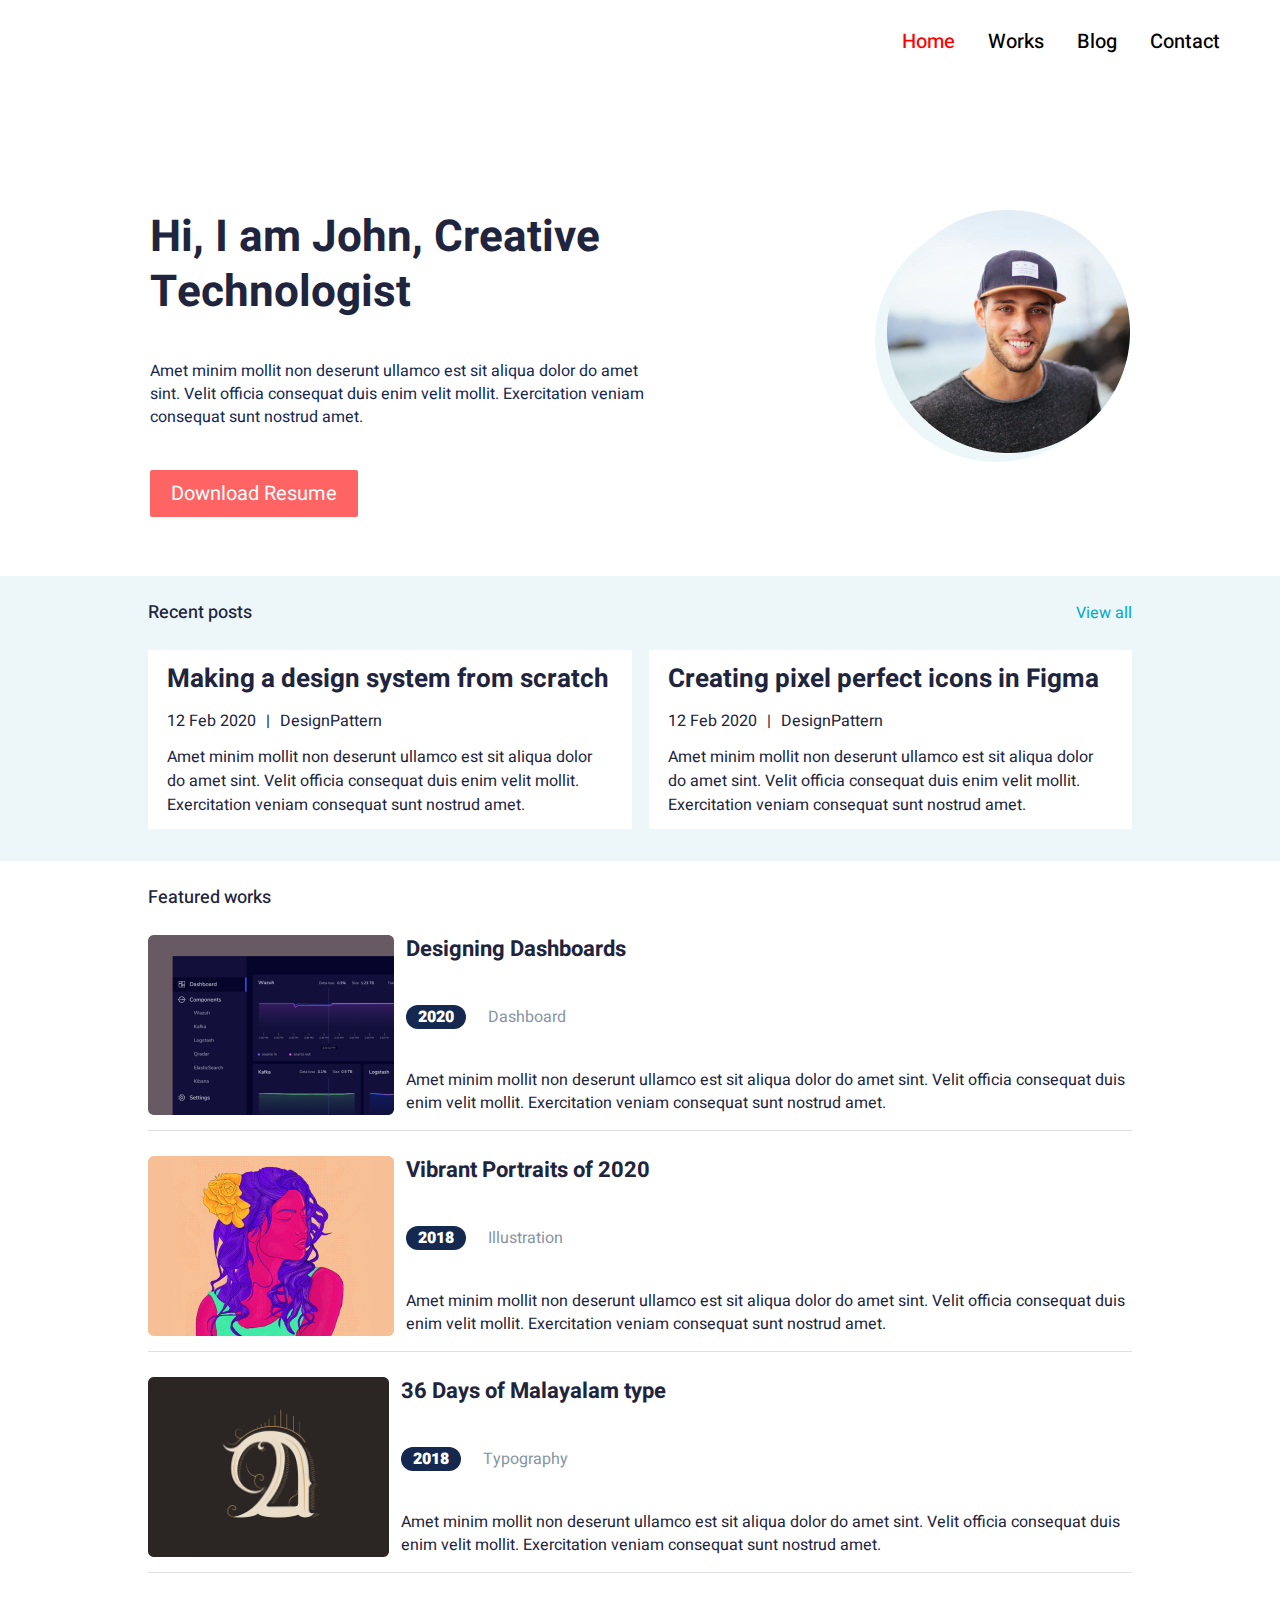
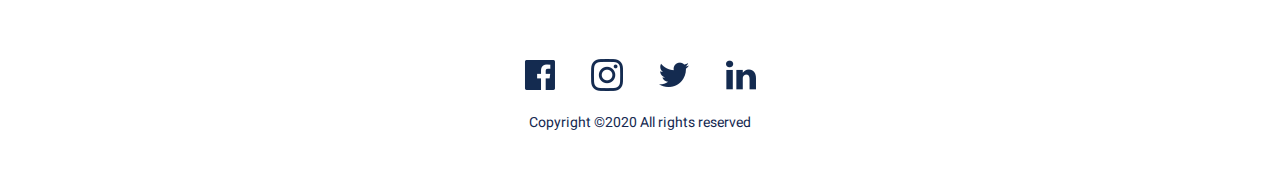
<file: index.html>
<!DOCTYPE html>
<html lang="en">

<head>
    <meta charset="UTF-8">
    <meta http-equiv="X-UA-Compatible" content="IE=edge">
    <meta name="viewport" content="width=device-width, initial-scale=1.0">
    <!-- CSS -->
    <link rel="stylesheet" type=text/css href="css/style.css">
    <!-- FONTS -->
    <link rel="preconnect" href="https://fonts.googleapis.com">
    <link rel="preconnect" href="https://fonts.gstatic.com" crossorigin>
    <link
        href="https://fonts.googleapis.com/css2?family=Heebo:wght@100;200;300;400;500;600;700;800;900&family=Roboto:wght@100;900&display=swap"
        rel="stylesheet">
    <title>Portfolio UI - Web & Mobile</title>
</head>

<body>
    <header>
        <nav class="navbar">
            <div class="navbar__links-container">
                <a class="navbar__link--active" href="/index.html">Home</a>
                <a href="#">Works</a>
                <a href="/blog.html">Blog</a>
                <a href="#">Contact</a>
            </div>
            <img src="media/header-hamburguer-icon.png" alt="">
        </nav>
    </header>
    <main class="home-container">
        <section class="home-section-one">
            <img class="home-section-one__image" src="media/john.png" alt="Picture of John">
            <div class="home-section-one__text">
                <h1>Hi, I am John, Creative Technologist</h1>
                <p>Amet minim mollit non deserunt ullamco est sit aliqua dolor do amet sint. Velit officia consequat
                    duis enim velit mollit. Exercitation veniam consequat sunt nostrud amet.</p>
                <button>Download Resume</button>
            </div>
        </section>
        <section class="home-section-two">
            <div class="home-section-two__heading">
                <h2>Recent posts</h2>
                <a class="home-section-two__view-all" href="#">View all</a>
            </div>
            <div class="home-section-two__articles">
                <article>
                    <h3>Making a design system from scratch</h3>
                    <div class="home-section-two__articles__details">
                        <div>12 Feb 2020</div>
                        <span>|</span>
                        <ul class="home-section-two__articles__categories">
                            <li>Design</li>
                            <li>Pattern</li>
                        </ul>
                    </div>
                    <p>Amet minim mollit non deserunt ullamco est sit aliqua dolor do amet sint. Velit officia consequat
                        duis enim velit mollit. Exercitation veniam consequat sunt nostrud amet.</p>
                </article>
                <article>
                    <h3>Creating pixel perfect icons in Figma</h3>
                    <div class="home-section-two__articles__details">
                        <div>12 Feb 2020</div>
                        <span>|</span>
                        <ul class="home-section-two__articles__categories">
                            <li>Design</li>
                            <li>Pattern</li>
                        </ul>
                    </div>
                    <p>Amet minim mollit non deserunt ullamco est sit aliqua dolor do amet sint. Velit officia consequat
                        duis enim velit mollit. Exercitation veniam consequat sunt nostrud amet.</p>
                </article>
            </div>
        </section>
        <section class="home-section-three">
            <h2>Featured works</h2>
            <article>
                <img src="media/article-designing-dashboards.png" alt="Designing Dashboards">
                <div>
                    <h3>Designing Dashboards</h3>
                    <ul>
                        <li class="badge-dark">2020</li>
                        <li class="text-gray">Dashboard</li>
                    </ul>
                    <p>Amet minim mollit non deserunt ullamco est sit aliqua dolor do amet sint. Velit officia consequat
                        duis enim velit mollit. Exercitation veniam consequat sunt nostrud amet.</p>
                </div>
            </article>
            <article>
                <img src="media/article-vibrant-portraits.png" alt="Designing Dashboards">
                <div>
                    <h3>Vibrant Portraits of 2020</h3>
                    <ul>
                        <li class="badge-dark">2018</li>
                        <li class="text-gray">Illustration</li>
                    </ul>
                    <p>Amet minim mollit non deserunt ullamco est sit aliqua dolor do amet sint. Velit officia consequat
                        duis enim velit mollit. Exercitation veniam consequat sunt nostrud amet.</p>
                </div>
            </article>
            <article>
                <img src="media/article-days-malayalam-type.png" alt="Designing Dashboards">
                <div>
                    <h3>36 Days of Malayalam type</h3>
                    <ul>
                        <li class="badge-dark">2018</li>
                        <li class="text-gray">Typography</li>
                    </ul>
                    <p>Amet minim mollit non deserunt ullamco est sit aliqua dolor do amet sint. Velit officia consequat
                        duis enim velit mollit. Exercitation veniam consequat sunt nostrud amet.</p>
                </div>
            </article>
        </section>
    </main>
    <footer>
        <div class="social-icons">
            <a><img class="" src="media/footer-icon-facebook.png" alt="Facebook Icon"></a>
            <a><img class="" src="media/footer-icon-instagram.png" alt="Instagram Icom"></a>
            <a><img class="" src="media/footer-icon-twitter.png" alt="Twitter Icon"></a>
            <a><img class="" src="media/footer-icon-linkedin.png" alt="LinkedIn Icon"></a>
        </div>
        <p>Copyright ©2020 All rights reserved </p>
    </footer>
</body>

</html>
</file>
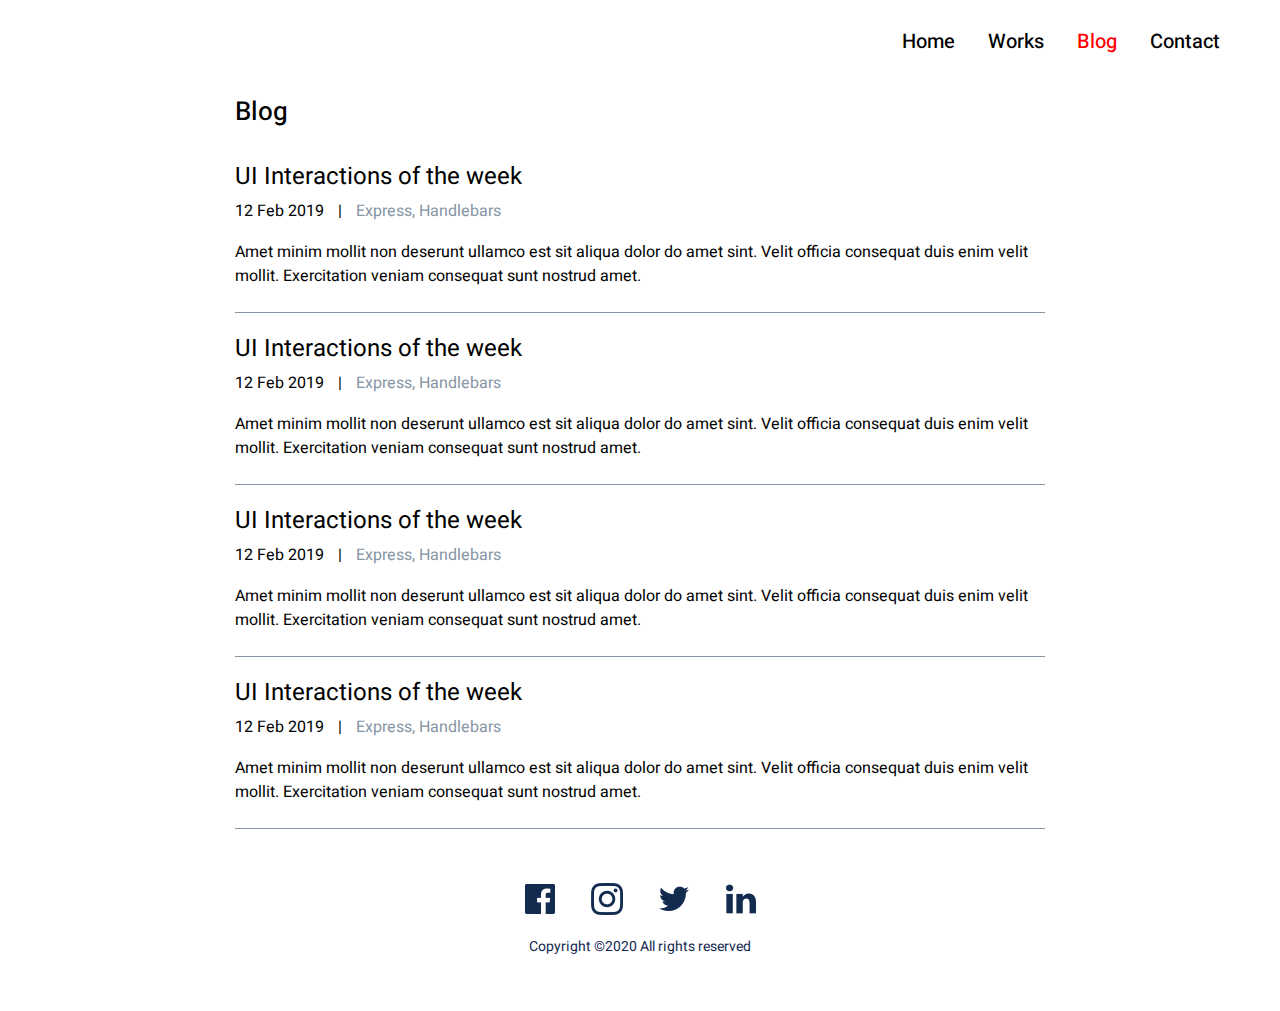
<file: blog.html>
<!DOCTYPE html>
<html lang="en">

<head>
    <meta charset="UTF-8">
    <meta http-equiv="X-UA-Compatible" content="IE=edge">
    <meta name="viewport" content="width=device-width, initial-scale=1.0">
    <!-- CSS -->
    <link rel="stylesheet" type=text/css href="css/style.css">
    <!-- FONTS -->
    <link rel="preconnect" href="https://fonts.googleapis.com">
    <link rel="preconnect" href="https://fonts.gstatic.com" crossorigin>
    <link
        href="https://fonts.googleapis.com/css2?family=Heebo:wght@100;200;300;400;500;600;700;800;900&family=Roboto:wght@100;900&display=swap"
        rel="stylesheet">
    <title>Blog</title>
</head>

<body>
    <header>
        <nav class="navbar">
            <div class="navbar__links-container">
                <a href="/index.html">Home</a>
                <a href="#">Works</a>
                <a class="navbar__link--active" href="/blog.html">Blog</a>
                <a href="#">Contact</a>
            </div>
            <img src="media/header-hamburguer-icon.png" alt="">
        </nav>
    </header>
    <main class="blog-container">
        <h1>Blog</h1>
        <section>
            <article>
                <h2>UI Interactions of the week</h2>
                <div class="article__info">
                    <div>12 Feb 2019</div>
                    <span>|</span>
                    <ul class="article__info__categories">
                        <li>Express</li>
                        <li>Handlebars</li>
                    </ul>
                </div>
                <p>Amet minim mollit non deserunt ullamco est sit aliqua dolor do amet sint. Velit officia consequat
                    duis enim velit mollit. Exercitation veniam consequat sunt nostrud amet.</p>
            </article>
            <article>
                <h2>UI Interactions of the week</h2>
                <div class="article__info">
                    <div>12 Feb 2019</div>
                    <span>|</span>
                    <ul class="article__info__categories">
                        <li>Express</li>
                        <li>Handlebars</li>
                    </ul>
                </div>
                <p>Amet minim mollit non deserunt ullamco est sit aliqua dolor do amet sint. Velit officia consequat
                    duis enim velit mollit. Exercitation veniam consequat sunt nostrud amet.</p>
            </article>
            <article>
                <h2>UI Interactions of the week</h2>
                <div class="article__info">
                    <div>12 Feb 2019</div>
                    <span>|</span>
                    <ul class="article__info__categories">
                        <li>Express</li>
                        <li>Handlebars</li>
                    </ul>
                </div>
                <p>Amet minim mollit non deserunt ullamco est sit aliqua dolor do amet sint. Velit officia consequat
                    duis enim velit mollit. Exercitation veniam consequat sunt nostrud amet.</p>
            </article>
            <article>
                <h2>UI Interactions of the week</h2>
                <div class="article__info">
                    <div>12 Feb 2019</div>
                    <span>|</span>
                    <ul class="article__info__categories">
                        <li>Express</li>
                        <li>Handlebars</li>
                    </ul>
                </div>
                <p>Amet minim mollit non deserunt ullamco est sit aliqua dolor do amet sint. Velit officia consequat
                    duis enim velit mollit. Exercitation veniam consequat sunt nostrud amet.</p>
            </article>
        </section>
    </main>
    <footer>
        <div class="social-icons">
            <a><img class="" src="media/footer-icon-facebook.png" alt="Facebook Icon"></a>
            <a><img class="" src="media/footer-icon-instagram.png" alt="Instagram Icom"></a>
            <a><img class="" src="media/footer-icon-twitter.png" alt="Twitter Icon"></a>
            <a><img class="" src="media/footer-icon-linkedin.png" alt="LinkedIn Icon"></a>
        </div>
        <p>Copyright ©2020 All rights reserved </p>
    </footer>
</body>

</html>
</file>
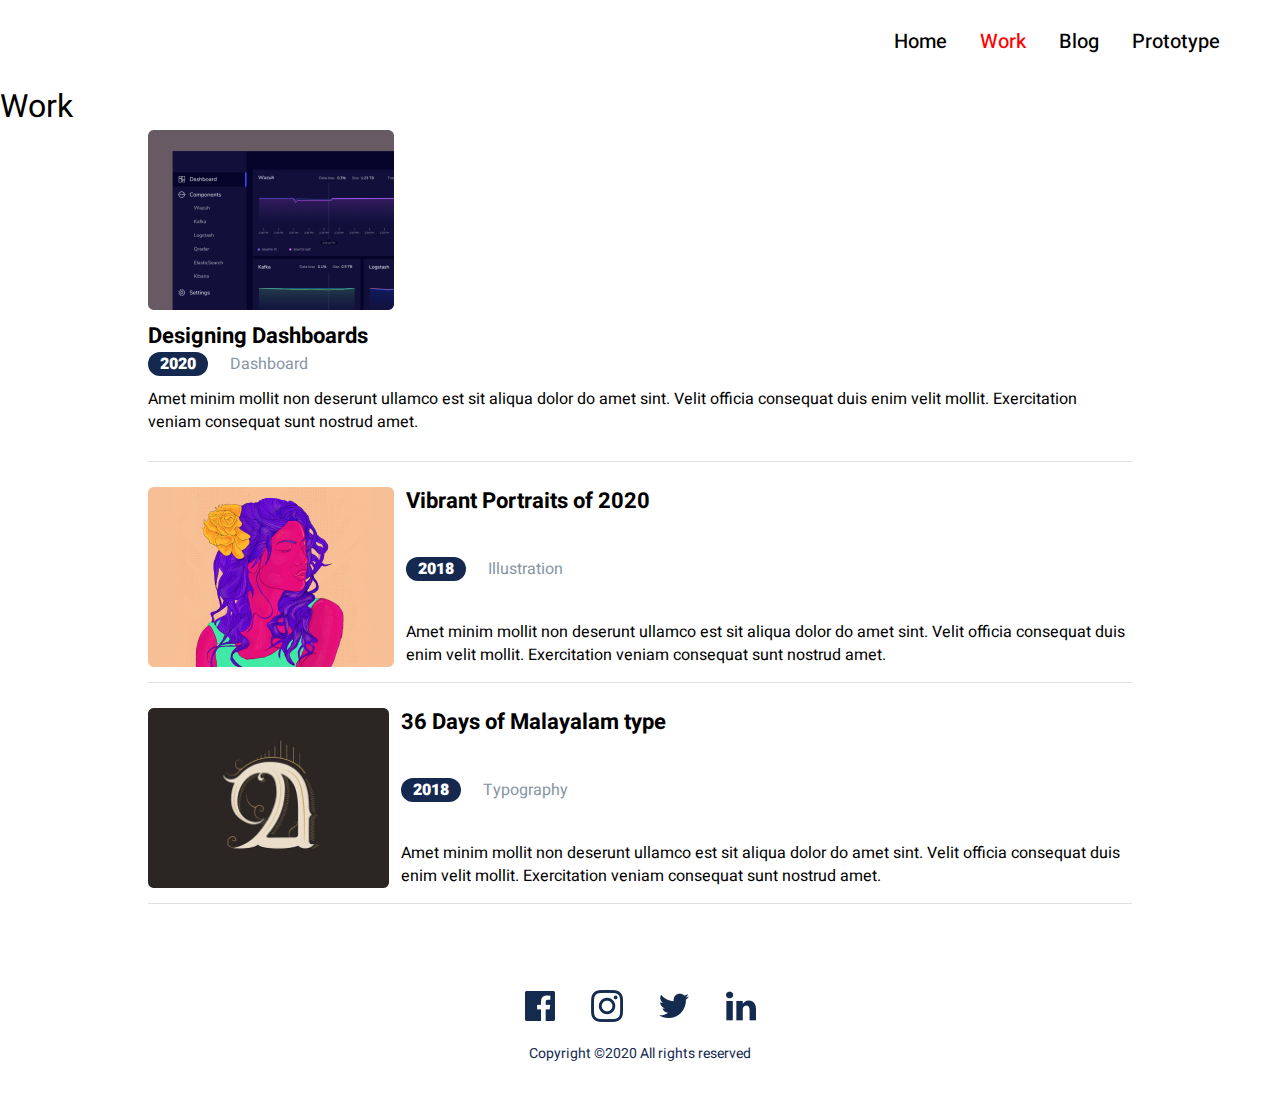
<file: work.html>
<!DOCTYPE html>
<html lang="en">

<head>
    <meta charset="UTF-8">
    <meta http-equiv="X-UA-Compatible" content="IE=edge">
    <meta name="viewport" content="width=device-width, initial-scale=1.0">
    <!-- CSS -->
    <link rel="stylesheet" type=text/css href="css/style.css">
    <!-- FONTS -->
    <link rel="preconnect" href="https://fonts.googleapis.com">
    <link rel="preconnect" href="https://fonts.gstatic.com" crossorigin>
    <link
        href="https://fonts.googleapis.com/css2?family=Heebo:wght@100;200;300;400;500;600;700;800;900&family=Roboto:wght@100;900&display=swap"
        rel="stylesheet">
    <title>Portfolio UI - Web & Mobile</title>
</head>

<body>
    <header>
        <nav class="navbar">
            <div class="navbar__links-container">
                <a href="/index.html">Home</a>
                <a class="navbar__link--active" href="/work.html">Work</a>
                <a href="/blog.html">Blog</a>
                <a href="https://www.figma.com/file/gKZoWoleFgP35xvYu83Y2l/Portfolio-UI---Web-%26-Mobile?node-id=0%3A1" target="_blank">Prototype</a>
            </div>
            <img src="media/header-hamburguer-icon.png" alt="">
        </nav>
    </header>
    <main class="work-container">
        <h1>Work</h1>
        <section class="home-section-three">
            <article>
                <img class="remove-top-margin" src="media/article-designing-dashboards.png" alt="Designing Dashboards">
                <div>
                    <h3>Designing Dashboards</h3>
                    <ul>
                        <li class="badge-dark">2020</li>
                        <li class="text-gray">Dashboard</li>
                    </ul>
                    <p>Amet minim mollit non deserunt ullamco est sit aliqua dolor do amet sint. Velit officia consequat
                        duis enim velit mollit. Exercitation veniam consequat sunt nostrud amet.</p>
                </div>
            </article>
            <article>
                <img src="media/article-vibrant-portraits.png" alt="Designing Dashboards">
                <div>
                    <h3>Vibrant Portraits of 2020</h3>
                    <ul>
                        <li class="badge-dark">2018</li>
                        <li class="text-gray">Illustration</li>
                    </ul>
                    <p>Amet minim mollit non deserunt ullamco est sit aliqua dolor do amet sint. Velit officia consequat
                        duis enim velit mollit. Exercitation veniam consequat sunt nostrud amet.</p>
                </div>
            </article>
            <article>
                <img src="media/article-days-malayalam-type.png" alt="Designing Dashboards">
                <div>
                    <h3>36 Days of Malayalam type</h3>
                    <ul>
                        <li class="badge-dark">2018</li>
                        <li class="text-gray">Typography</li>
                    </ul>
                    <p>Amet minim mollit non deserunt ullamco est sit aliqua dolor do amet sint. Velit officia consequat
                        duis enim velit mollit. Exercitation veniam consequat sunt nostrud amet.</p>
                </div>
            </article>
        </section>
    </main>
    <footer>
        <div class="social-icons">
            <a><img class="" src="media/footer-icon-facebook.png" alt="Facebook Icon"></a>
            <a><img class="" src="media/footer-icon-instagram.png" alt="Instagram Icom"></a>
            <a><img class="" src="media/footer-icon-twitter.png" alt="Twitter Icon"></a>
            <a><img class="" src="media/footer-icon-linkedin.png" alt="LinkedIn Icon"></a>
        </div>
        <p>Copyright ©2020 All rights reserved </p>
    </footer>
    <script>
        var styleElement = document.createElement('style');
        styleElement.id = 'remove-scroll-style';
        styleElement.textContent =
            'html::-webkit-scrollbar{display:none !important}' +
            'body::-webkit-scrollbar{display:none !important}';
        document.getElementsByTagName('body')[0].appendChild(styleElement);
    </script>
</body>

</html>
</file>
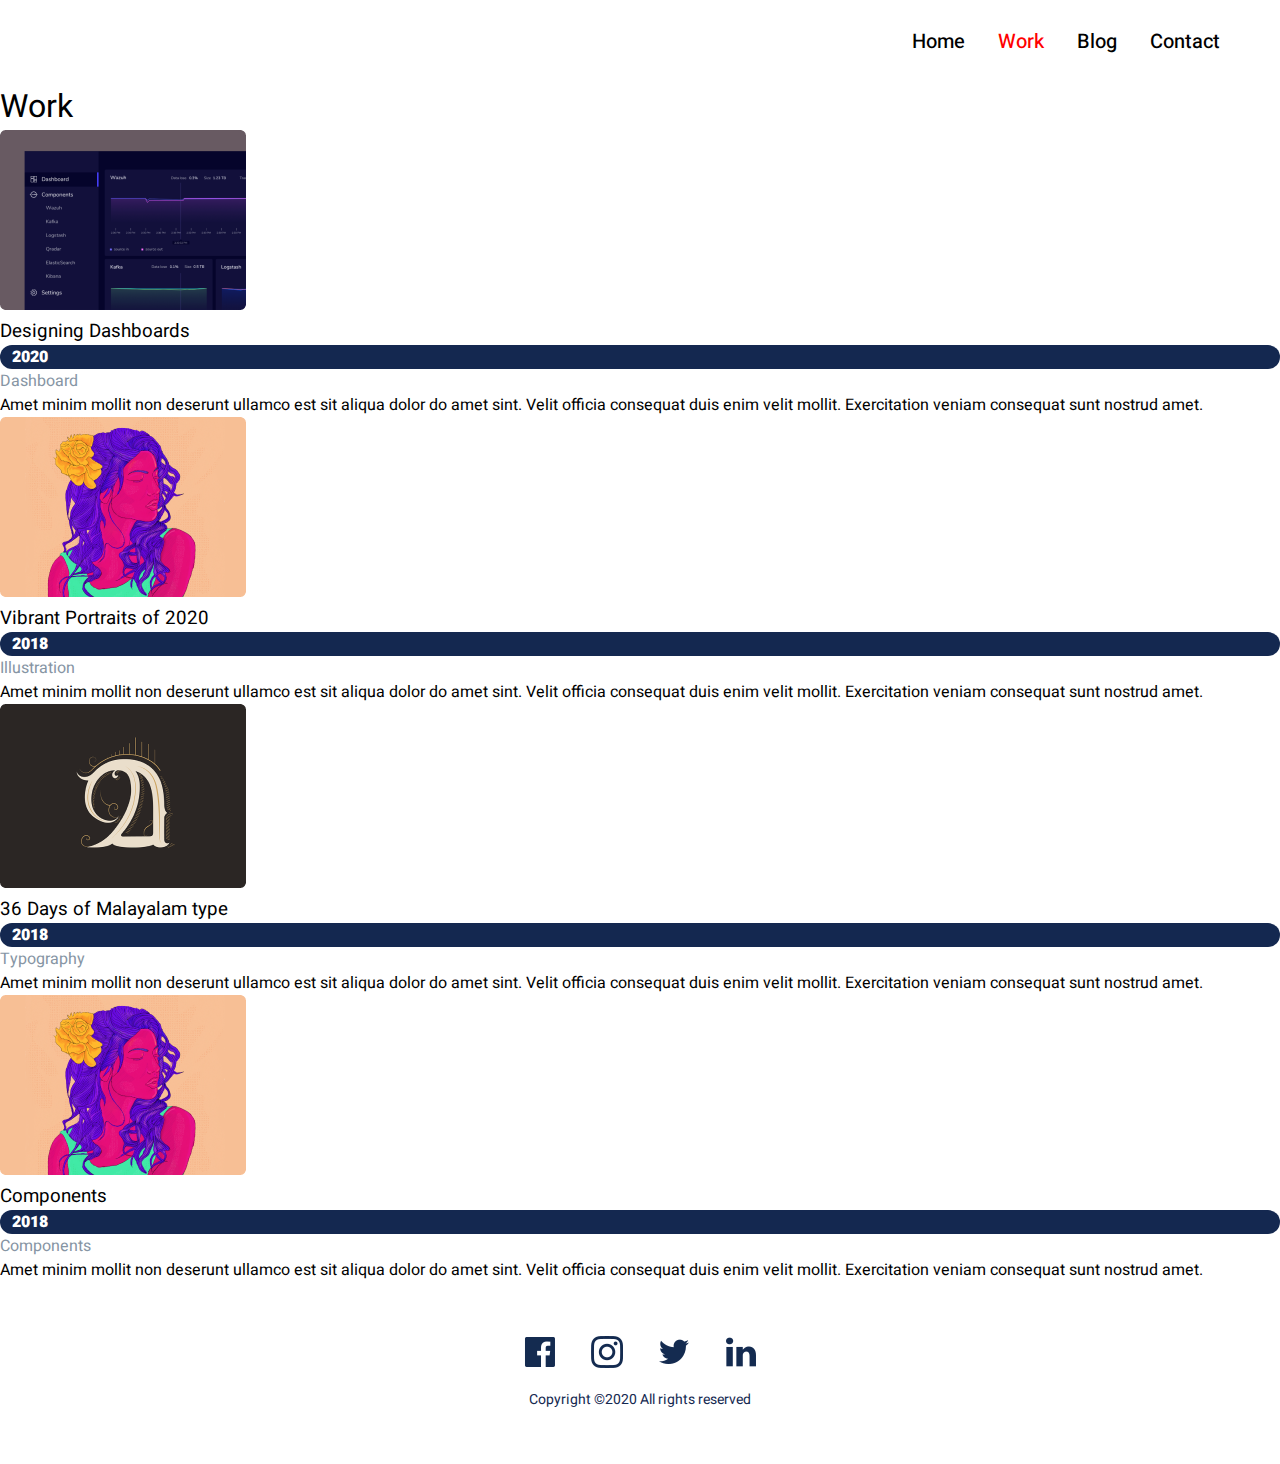
<file: works.html>
<!DOCTYPE html>
<html lang="en">

<head>
    <meta charset="UTF-8">
    <meta http-equiv="X-UA-Compatible" content="IE=edge">
    <meta name="viewport" content="width=device-width, initial-scale=1.0">
    <!-- CSS -->
    <link rel="stylesheet" type=text/css href="css/style.css">
    <!-- FONTS -->
    <link rel="preconnect" href="https://fonts.googleapis.com">
    <link rel="preconnect" href="https://fonts.gstatic.com" crossorigin>
    <link
        href="https://fonts.googleapis.com/css2?family=Heebo:wght@100;200;300;400;500;600;700;800;900&family=Roboto:wght@100;900&display=swap"
        rel="stylesheet">
    <title>Portfolio UI - Web & Mobile</title>
</head>

<body>
    <header>
        <nav class="navbar">
            <div class="navbar__links-container">
                <a href="/index.html">Home</a>
                <a class="navbar__link--active" href="/work.html">Work</a>
                <a href="/blog.html">Blog</a>
                <a href="#">Contact</a>
            </div>
            <img src="media/header-hamburguer-icon.png" alt="">
        </nav>
    </header>
    <main class="work-container">
        <h1>Work</h1>
        <section>
            <article class="work-container__article">
                <img src="media/article-designing-dashboards.png" alt="Designing Dashboards">
                <div>
                    <h3>Designing Dashboards</h3>
                    <ul>
                        <li class="badge-dark">2020</li>
                        <li class="text-gray">Dashboard</li>
                    </ul>
                    <p>Amet minim mollit non deserunt ullamco est sit aliqua dolor do amet sint. Velit officia consequat
                        duis enim velit mollit. Exercitation veniam consequat sunt nostrud amet.</p>
                </div>
            </article>
            <article class="work-container__article">
                <img src="media/article-vibrant-portraits.png" alt="Designing Dashboards">
                <div>
                    <h3>Vibrant Portraits of 2020</h3>
                    <ul>
                        <li class="badge-dark">2018</li>
                        <li class="text-gray">Illustration</li>
                    </ul>
                    <p>Amet minim mollit non deserunt ullamco est sit aliqua dolor do amet sint. Velit officia consequat
                        duis enim velit mollit. Exercitation veniam consequat sunt nostrud amet.</p>
                </div>
            </article>
            <article class="work-container__article">
                <img src="media/article-days-malayalam-type.png" alt="Days of Malayalam type">
                <div>
                    <h3>36 Days of Malayalam type</h3>
                    <ul>
                        <li class="badge-dark">2018</li>
                        <li class="text-gray">Typography</li>
                    </ul>
                    <p>Amet minim mollit non deserunt ullamco est sit aliqua dolor do amet sint. Velit officia consequat
                        duis enim velit mollit. Exercitation veniam consequat sunt nostrud amet.</p>
                </div>
            </article>
            <article class="work-container__article">
                <img src="media/article-vibrant-portraits.png" alt="Designing Dashboards">
                <div>
                    <h3>Components</h3>
                    <ul>
                        <li class="badge-dark">2018</li>
                        <li class="text-gray">Components</li>
                    </ul>
                    <p>Amet minim mollit non deserunt ullamco est sit aliqua dolor do amet sint. Velit officia consequat
                        duis enim velit mollit. Exercitation veniam consequat sunt nostrud amet.</p>
                </div>
            </article>
        </section>
    </main>
    <footer>
        <div class="social-icons">
            <a><img class="" src="media/footer-icon-facebook.png" alt="Facebook Icon"></a>
            <a><img class="" src="media/footer-icon-instagram.png" alt="Instagram Icom"></a>
            <a><img class="" src="media/footer-icon-twitter.png" alt="Twitter Icon"></a>
            <a><img class="" src="media/footer-icon-linkedin.png" alt="LinkedIn Icon"></a>
        </div>
        <p>Copyright ©2020 All rights reserved </p>
    </footer>
    <script>
        var styleElement = document.createElement('style');
        styleElement.id = 'remove-scroll-style';
        styleElement.textContent =
            'html::-webkit-scrollbar{display:none !important}' +
            'body::-webkit-scrollbar{display:none !important}';
        document.getElementsByTagName('body')[0].appendChild(styleElement);
    </script>
</body>

</html>
</file>
<file: css/style.css>
@charset "UTF-8";
html {
  box-sizing: border-box;
  font-size: 16px;
}

*, *:before, *:after {
  box-sizing: inherit;
}

body, h1, h2, h3, h4, h5, h6, p, ol, ul {
  margin: 0;
  padding: 0;
  font-weight: normal;
}

ol, ul {
  list-style: none;
}

img {
  max-width: 100%;
  height: auto;
}

.home-container h2 {
  line-height: 3;
  font-size: 1.125rem;
  padding: 10px 0;
  font-weight: 500;
}

.home-section-two article h3,
.home-section-three article h3 {
  font-size: 1.375rem;
  font-weight: 700;
  line-height: 1.36;
}

.home-section-three p, .home-section-one__text p {
  line-height: 1.45;
  margin-bottom: 27px;
}

.home-section-three p, .home-section-one__text p {
  line-height: 1.45;
  margin-bottom: 27px;
}

html, button {
  font-family: Heebo, sans-serif;
}

.navbar {
  height: 50px;
  display: flex;
  justify-content: flex-end;
  padding: 10px;
}
.navbar img {
  width: 30px;
}
.navbar__links-container {
  display: none;
}

.navbar__links-container > a.navbar__link--active {
  color: red;
}

@media (min-width: 900px) {
  .navbar {
    height: auto;
    padding: 0;
    font-weight: 500;
    font-size: 1.25rem;
  }
  .navbar img {
    display: none;
  }
  .navbar__links-container {
    display: block;
    padding: 27px 60px;
    display: flex;
    gap: 33px;
  }
  .navbar a {
    text-decoration: none;
    color: #000000;
  }
}
.home-container {
  color: #21243d;
}
.home-container h2 {
  text-align: center;
}

.home-section-one {
  display: flex;
  flex-direction: column;
  align-items: center;
  text-align: center;
  margin: 0 25px;
}
.home-section-one__image {
  width: 171px;
  margin-top: 33px;
  filter: drop-shadow(-12px 9px 0px #edf7fa);
}
.home-section-one__text h1 {
  font-size: 2rem;
  font-weight: 700;
  margin: 43px 11px 21px;
  line-height: 1.25;
}
.home-section-one__text p {
  color: #142850;
}
.home-section-one__text button {
  width: 208px;
  height: 47px;
  margin-bottom: 59px;
  font-size: 1.25rem;
  color: #ffffff;
  background-color: #ff6464;
  border: 0;
  border-radius: 2px;
}

.home-section-two__heading a {
  display: none;
}
.home-section-two__articles__details {
  display: flex;
  gap: 10px;
}
.home-section-two__articles__details ul {
  display: flex;
}

.home-section-two,
.home-section-three {
  background-color: #edf7fa;
  padding-bottom: 35px;
}
.home-section-two__articles,
.home-section-three__articles {
  display: flex;
  flex-direction: column;
  gap: 17px;
}
.home-section-two article,
.home-section-three article {
  background-color: #ffffff;
  margin: 0 10px;
  padding: 12px 19px;
  display: flex;
  flex-direction: column;
  gap: 12px;
}
.home-section-three {
  background-color: #ffffff;
}
.home-section-three article {
  padding: 0;
  margin: 0 18px;
  border-bottom: 1px solid #e0e0e0;
}
.home-section-three > div {
  display: flex;
  flex-direction: column;
  gap: 20px;
  margin-bottom: 10px;
}
.home-section-three > div .home-section-two__articles__categories {
  display: flex;
}
.home-section-three > div .home-section-two__articles__categories li:not(:last-child)::after {
  content: ", ";
}
.home-section-three ul {
  display: flex;
  gap: 22px;
}
.home-section-three p {
  margin-top: 12px;
}

.badge-dark {
  border-radius: 16px;
  background-color: #142850;
  color: #ffffff;
  font-weight: 900;
  padding: 0 12px;
}

.text-gray {
  color: #8695A4;
  font-weight: 400;
}

@media (min-width: 900px) {
  .home-container h2 {
    text-align: start;
  }

  .home-section-one {
    flex-direction: row-reverse;
    align-items: flex-start;
    justify-content: space-between;
    text-align: start;
    padding-top: 127px;
    margin: 0 150px;
  }
  .home-section-one__image {
    width: 243px;
    margin-top: 0;
  }
  .home-section-one__text {
    width: 506px;
    display: flex;
    flex-direction: column;
    justify-content: start;
    gap: 40px;
  }
  .home-section-one__text h1 {
    font-size: 2.75rem;
    font-weight: 700;
    margin: 0;
    line-height: 1.25;
  }
  .home-section-one__text p {
    margin-bottom: 0;
  }
  .home-section-one__text button {
    width: 208px;
    height: 47px;
    margin-bottom: 59px;
    font-size: 1.25rem;
    color: #ffffff;
    background-color: #ff6464;
    border: 0;
    border-radius: 2px;
  }

  .home-section-two,
.home-section-three {
    padding: 0 148px 32px;
    height: fit-content;
  }
  .home-section-two__heading,
.home-section-three__heading {
    display: flex;
    justify-content: space-between;
    align-items: center;
  }
  .home-section-two__heading a,
.home-section-three__heading a {
    display: inline-block;
    text-decoration: none;
    color: #00A8CC;
  }
  .home-section-two article,
.home-section-three article {
    margin: 0;
  }
  .home-section-two__articles,
.home-section-three__articles {
    flex-direction: row;
  }
  .home-section-two__articles article,
.home-section-three__articles article {
    margin: 0;
  }
  .home-section-two__articles article h3,
.home-section-three__articles article h3 {
    font-size: 1.625rem;
  }

  .home-section-three article:not(:first-child) {
    flex-direction: row;
    padding-bottom: 15px;
    margin-top: 25px;
  }
  .home-section-three article:not(:first-child):first-of-type {
    margin-top: 0;
  }
  .home-section-three article:not(:first-child) div {
    display: flex;
    flex-direction: column;
    justify-content: space-between;
  }
  .home-section-three article:not(:first-child) div p {
    margin: 0;
  }
  .home-section-three img {
    width: 246px;
    height: 180px;
  }
}
.blog-container {
  margin: 0 18px;
}
.blog-container h1 {
  font-weight: 500;
  font-size: 26px;
  line-height: 38px;
  padding: 10px 0;
}
.blog-container h2 {
  margin-top: 18px;
}
.blog-container article {
  display: flex;
  flex-direction: column;
  justify-content: space-between;
  gap: 5px;
  border-bottom: 1px solid #8695A4;
}
.blog-container article .article__info {
  display: flex;
  gap: 14px;
}
.blog-container article .article__info__categories {
  color: #8695A4;
  display: flex;
}
.blog-container article .article__info__categories > :not(:last-child)::after {
  content: ", ";
}
.blog-container article p {
  margin: 12px 0 24px;
}

@media (min-width: 900px) {
  .blog-container {
    margin: 0 235px;
  }
}
footer {
  width: 100%;
  height: 182px;
  display: flex;
  flex-direction: column;
  justify-content: center;
  text-align: center;
  color: #142850;
  gap: 15px;
  font-size: 0.875rem;
}
footer img {
  filter: invert(13%) sepia(74%) saturate(912%) hue-rotate(188deg) brightness(94%) contrast(97%);
}

.social-icons {
  display: flex;
  justify-content: center;
  gap: 35px;
}

/*# sourceMappingURL=style.css.map */
</file>
